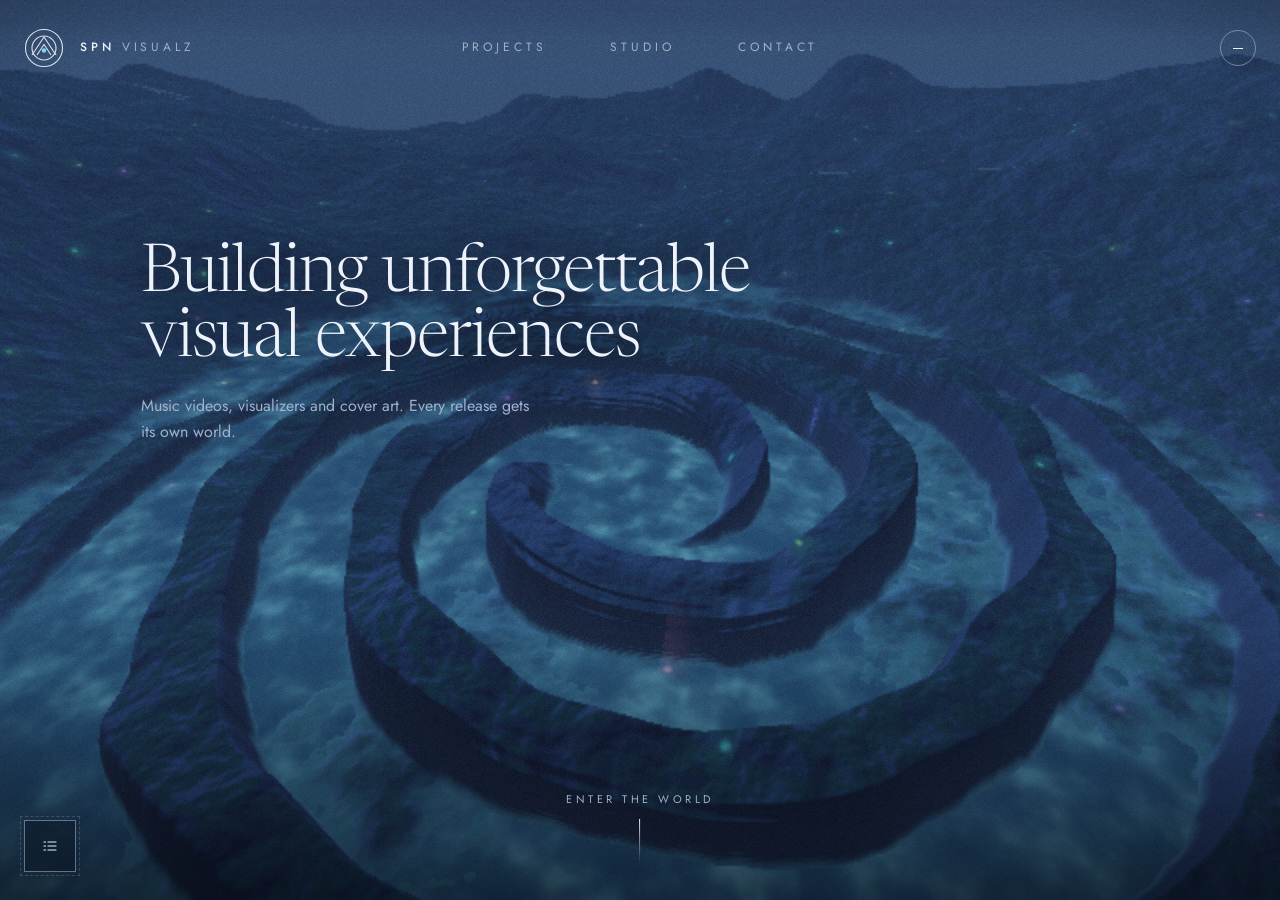
<file: spnvisualz/index.html>
<!doctype html>
<html lang="en">
<head>
<meta charset="utf-8">
<meta name="viewport" content="width=device-width, initial-scale=1, viewport-fit=cover">
<title>Spnvisualz</title>
<meta name="description" content="Spnvisualz builds unforgettable visual experiences: music videos, visualizers, cover art and short-form content.">
<meta name="theme-color" content="#060b16">
<link rel="preconnect" href="https://fonts.googleapis.com">
<link rel="preconnect" href="https://fonts.gstatic.com" crossorigin>
<link rel="stylesheet" href="https://fonts.googleapis.com/css2?family=Jost:wght@400;500&family=Newsreader:ital,opsz,wght@0,6..72,300;0,6..72,400;1,6..72,300&display=swap">
<link rel="stylesheet" href="css/styles.css">
</head>
<body>
<a class="skip" href="#stage">Skip to content</a>

<!-- The world: a live WebGL landscape. The fallback gradient shows if WebGL is unavailable. -->
<div class="world-fallback" aria-hidden="true"></div>
<canvas class="world" id="world" aria-hidden="true"></canvas>
<div class="veil" id="veil" aria-hidden="true"></div>

<header class="top">
  <a class="logo" href="#" id="logo" aria-label="Spnvisualz, back to start">
    <svg class="logo-mark" viewBox="0 0 40 40" aria-hidden="true">
      <circle cx="20" cy="20" r="18.5" />
      <circle cx="20" cy="20" r="12" />
      <path d="M8 27 L20 9 L32 27" />
      <path d="M13 27 L20 16.5 L27 27" />
      <circle cx="20" cy="22.5" r="2.2" class="logo-core" />
    </svg>
    <span class="logo-word">Spn<span>visualz</span></span>
  </a>

  <nav class="nav" aria-label="Main">
    <a href="#projects" data-open="projects">Projects</a>
    <a href="#studio" data-open="studio">Studio</a>
    <a href="#contact" data-open="contact">Contact</a>
  </nav>

  <button class="round" id="menu-btn" type="button" aria-label="Open menu" aria-haspopup="dialog">
    <span class="round-line"></span>
  </button>
</header>

<main class="stage" id="stage">
  <section class="intro" id="intro">
    <h1 class="intro-title">Building unforgettable<br>visual experiences</h1>
    <p class="intro-sub">Music videos, visualizers and cover art. Every release gets its own world.</p>
  </section>

  <section class="slide" id="slide" aria-live="polite" hidden>
    <p class="slide-client" id="slide-client"></p>
    <h2 class="slide-title" id="slide-title"></h2>
    <button class="frame-btn" id="view-btn" type="button">View project</button>
  </section>

  <button class="enter" id="enter-btn" type="button">
    <span>Enter the world</span>
    <span class="enter-line" aria-hidden="true"></span>
  </button>
</main>

<div class="corner corner-bl">
  <button class="square" id="index-btn" type="button" aria-label="All projects" data-open="projects">
    <svg viewBox="0 0 16 16" aria-hidden="true"><path d="M2 4h1.5M2 8h1.5M2 12h1.5M6 4h8M6 8h8M6 12h8" /></svg>
  </button>
</div>

<div class="corner corner-br" id="arrows" hidden>
  <span class="counter" id="counter" aria-hidden="true"></span>
  <button class="square" id="prev-btn" type="button" aria-label="Previous project">
    <svg viewBox="0 0 16 16" aria-hidden="true"><path d="M13 8H3M7 4L3 8l4 4" /></svg>
  </button>
  <button class="square" id="next-btn" type="button" aria-label="Next project">
    <svg viewBox="0 0 16 16" aria-hidden="true"><path d="M3 8h10M9 4l4 4-4 4" /></svg>
  </button>
</div>

<!-- Panels -->
<div class="panel" id="panel-menu" role="dialog" aria-modal="true" aria-label="Menu" hidden>
  <div class="panel-scroll">
    <div class="panel-inner panel-menu">
      <nav class="menu-links" aria-label="Menu">
        <a href="#projects" data-open="projects">Projects</a>
        <a href="#studio" data-open="studio">Studio</a>
        <a href="#contact" data-open="contact">Contact</a>
      </nav>
      <button class="text-btn" id="motion-btn" type="button" aria-pressed="false">Pause the world</button>
      <ul class="socials" data-socials></ul>
    </div>
  </div>
  <button class="round panel-close" type="button" data-close aria-label="Close menu"><span class="x"></span></button>
</div>

<div class="panel" id="panel-projects" role="dialog" aria-modal="true" aria-labelledby="projects-title" hidden>
  <div class="panel-scroll">
    <div class="panel-inner">
      <p class="label">Index</p>
      <h2 class="panel-title" id="projects-title">Projects</h2>
      <ol class="index" id="project-index"></ol>
    </div>
  </div>
  <button class="round panel-close" type="button" data-close aria-label="Close projects"><span class="x"></span></button>
</div>

<div class="panel" id="panel-project" role="dialog" aria-modal="true" aria-labelledby="detail-title" hidden>
  <div class="panel-scroll">
    <div class="panel-inner">
      <p class="label" id="detail-client"></p>
      <h2 class="panel-title" id="detail-title"></h2>
      <dl class="specs" id="detail-specs"></dl>
      <p class="panel-lede" id="detail-text"></p>
      <div class="detail-actions" id="detail-actions"></div>
    </div>
  </div>
  <button class="round panel-close" type="button" data-close aria-label="Close project"><span class="x"></span></button>
</div>

<div class="panel" id="panel-studio" role="dialog" aria-modal="true" aria-labelledby="studio-title" hidden>
  <div class="panel-scroll">
    <div class="panel-inner">
      <p class="label">Studio</p>
      <h2 class="panel-title" id="studio-title">Spnvisualz turns a song into a place you can step inside.</h2>
      <p class="panel-lede">The video, the loop, the cover and the cutdowns are built as one world, so a release looks the same everywhere it lands.</p>

      <h3 class="label section-label">Services</h3>
      <ul class="services">
        <li>
          <h4>Music videos</h4>
          <p>Performance, narrative and one-take pieces. Treatment, shoot, edit and colour grade, with a 16:9 master and vertical cutdowns.</p>
        </li>
        <li>
          <h4>Visualizers</h4>
          <p>Spotify Canvas loops (3–8 s, 9:16), lyric and audio-reactive videos, and loops for stage screens.</p>
        </li>
        <li>
          <h4>Cover art &amp; stills</h4>
          <p>Single and album artwork at 3000 × 3000 px, press photos and stills pulled from the shoot.</p>
        </li>
        <li>
          <h4>Brand &amp; social</h4>
          <p>Reels, TikTok and Shorts at 1080 × 1920, teasers, recaps and motion titles.</p>
        </li>
      </ul>

      <h3 class="label section-label">How a project runs</h3>
      <ol class="steps">
        <li><span>Brief</span>A short call about the track, the release plan and the budget.</li>
        <li><span>Treatment</span>A written concept with references, locations and a shot list. You approve it before anything is booked.</li>
        <li><span>Production</span>The shoot day, or build days for animated visuals.</li>
        <li><span>Delivery</span>Edit, colour grade and a review round, then the master and every cutdown you need.</li>
      </ol>

      <div class="detail-actions">
        <a class="frame-btn" href="#contact" data-open="contact">Start a project</a>
      </div>
    </div>
  </div>
  <button class="round panel-close" type="button" data-close aria-label="Close studio"><span class="x"></span></button>
</div>

<div class="panel" id="panel-contact" role="dialog" aria-modal="true" aria-labelledby="contact-title" hidden>
  <div class="panel-scroll">
    <div class="panel-inner">
      <p class="label">Contact</p>
      <h2 class="panel-title" id="contact-title">Start a project</h2>
      <p class="panel-lede">Tell Spnvisualz about the release: the song, the date and the feeling you want.</p>

      <form class="form" id="project-form" novalidate>
        <div class="field-row">
          <div class="field">
            <label for="f-name">Your name</label>
            <input id="f-name" name="name" type="text" autocomplete="name" required>
          </div>
          <div class="field">
            <label for="f-email">Email</label>
            <input id="f-email" name="email" type="email" autocomplete="email" required>
          </div>
        </div>
        <div class="field-row">
          <div class="field">
            <label for="f-artist">Artist or brand</label>
            <input id="f-artist" name="artist" type="text">
          </div>
          <div class="field">
            <label for="f-type">What do you need?</label>
            <select id="f-type" name="type">
              <option>Music video</option>
              <option>Visualizer or loop</option>
              <option>Cover art or photos</option>
              <option>Social content</option>
              <option>Full release package</option>
            </select>
          </div>
        </div>
        <div class="field-row">
          <div class="field">
            <label for="f-date">Release date</label>
            <input id="f-date" name="date" type="date">
          </div>
          <div class="field">
            <label for="f-budget">Budget <span class="opt">(optional)</span></label>
            <input id="f-budget" name="budget" type="text">
          </div>
        </div>
        <div class="field">
          <label for="f-message">About the project</label>
          <textarea id="f-message" name="message" rows="5" required placeholder="The song, the mood, references you love, links."></textarea>
        </div>
        <p class="form-error" id="form-error" role="alert" hidden></p>
        <button class="frame-btn" type="submit" id="form-submit">Send project details</button>
        <div class="form-result" id="form-result" hidden aria-live="polite"></div>
      </form>

      <ul class="socials" data-socials></ul>
    </div>
  </div>
  <button class="round panel-close" type="button" data-close aria-label="Close contact"><span class="x"></span></button>
</div>

<script src="js/config.js"></script>
<script src="js/world.js"></script>
<script src="js/main.js"></script>
</body>
</html>
</file>
<file: spnvisualz/css/styles.css>
/* Layout: one full-screen world. The landscape fills the window; the header, the caption
   and the corner controls float over it, and Projects / Studio / Contact open as misted panels. */
:root {
  --abyss: #060b16;                       /* deepest night, page ground */
  --deep: #0b1a2e;                        /* panel tint */
  --frost: #eef3fb;                       /* primary text */
  --haze: #9fb2cc;                        /* secondary text */
  --rule: rgba(214, 230, 255, 0.42);      /* hairlines and frames */
  --rule-soft: rgba(214, 230, 255, 0.18);
  --glow: #7fe9ff;                        /* cyan light from the world */

  --serif: "Newsreader", "Iowan Old Style", Georgia, "Times New Roman", serif;
  --sans: "Jost", "Futura", "Avenir Next", system-ui, sans-serif;

  --track: 0.32em;
  --edge-x-l: max(24px, calc(env(safe-area-inset-left, 0px) + 16px));
  --edge-x-r: max(24px, calc(env(safe-area-inset-right, 0px) + 16px));
  --edge-top: calc(env(safe-area-inset-top, 0px) + 28px);
  --edge-bottom: calc(env(safe-area-inset-bottom, 0px) + 28px);

  color-scheme: dark;
}

*, *::before, *::after { box-sizing: border-box; }
[hidden] { display: none !important; }

html, body { height: 100%; }
body {
  margin: 0;
  overflow: hidden;
  background: var(--abyss);
  color: var(--frost);
  font-family: var(--sans);
  font-size: 16px;
  line-height: 1.6;
  -webkit-font-smoothing: antialiased;
}
a { color: inherit; }
h1, h2, h3, h4, p { margin: 0; }
h1, h2 { text-wrap: balance; }
:focus-visible { outline: 1px solid var(--glow); outline-offset: 4px; }

.skip {
  position: fixed; left: 16px; top: -100px; z-index: 100;
  background: var(--frost); color: var(--abyss); padding: 8px 14px; text-decoration: none;
}
.skip:focus { top: calc(env(safe-area-inset-top, 0px) + 8px); }

/* ---------- World ---------- */
.world, .world-fallback, .veil { position: fixed; inset: 0; width: 100%; height: 100%; }
.world { display: block; opacity: 0; transition: opacity 1.6s ease; }
.world.is-ready { opacity: 1; }
.world-fallback {
  background:
    radial-gradient(40% 35% at 50% 42%, rgba(127, 233, 255, 0.22), transparent 70%),
    radial-gradient(80% 60% at 50% 100%, #10304a, transparent 70%),
    linear-gradient(#0d1d33, var(--abyss));
}
.veil {
  pointer-events: none;
  background:
    radial-gradient(120% 90% at 50% 45%, transparent 55%, rgba(3, 6, 14, 0.75) 100%),
    linear-gradient(to top, rgba(3, 6, 14, 0.55), transparent 32%);
}
.veil::after {
  content: "";
  position: absolute; inset: 0;
  background-image: var(--grain, none);
  background-size: 160px 160px;
  opacity: 0.045;
  mix-blend-mode: overlay;
}

/* ---------- Header ---------- */
.top {
  position: fixed; z-index: 20;
  top: 0; left: 0; right: 0;
  padding: var(--edge-top) var(--edge-x-r) 0 var(--edge-x-l);
  display: grid;
  grid-template-columns: 1fr auto 1fr;
  align-items: center;
  gap: 16px;
}
.logo {
  justify-self: start;
  display: inline-flex; align-items: center; gap: 16px;
  text-decoration: none;
}
.logo-mark { width: 40px; height: 40px; fill: none; stroke: var(--frost); stroke-width: 1.1; opacity: 0.9; }
.logo-core { fill: var(--glow); stroke: none; }
.logo-word {
  font-size: 12px; font-weight: 500; letter-spacing: var(--track); text-transform: uppercase;
}
.logo-word span { color: var(--haze); font-weight: 400; margin-left: 0.6em; }

.nav { display: flex; gap: clamp(32px, 5vw, 80px); }
.nav a {
  font-size: 12px; letter-spacing: var(--track); text-transform: uppercase;
  text-decoration: none; color: var(--haze);
  transition: color 0.3s ease;
}
.nav a:hover, .nav a[aria-current="true"] { color: var(--frost); }

.round {
  justify-self: end;
  width: 36px; height: 36px; border-radius: 50%;
  border: 1px solid var(--rule);
  background: transparent; color: var(--frost);
  display: grid; place-items: center;
  cursor: pointer;
  transition: border-color 0.3s ease, background-color 0.3s ease;
}
.round:hover { border-color: var(--frost); background: rgba(214, 230, 255, 0.06); }
.round-line { width: 10px; height: 1px; background: currentColor; }
.x { position: relative; width: 12px; height: 12px; }
.x::before, .x::after {
  content: ""; position: absolute; left: 0; top: 50%; width: 12px; height: 1px; background: currentColor;
}
.x::before { transform: rotate(45deg); }
.x::after { transform: rotate(-45deg); }

/* ---------- Stage ---------- */
.stage { position: fixed; inset: 0; z-index: 10; pointer-events: none; }
.stage > * { pointer-events: auto; }

.intro {
  position: absolute;
  left: max(var(--edge-x-l), 11vw);
  right: var(--edge-x-r);
  top: 27vh;
  display: flex; flex-direction: column; gap: 20px;
  max-width: 640px;
  transition: opacity 0.9s ease, transform 0.9s ease;
}
.intro-title {
  font-family: var(--serif);
  font-weight: 300;
  font-size: clamp(2.5rem, 5.2vw, 4.6rem);
  line-height: 0.98;
  letter-spacing: -0.015em;
  text-shadow: 0 2px 30px rgba(3, 6, 14, 0.5);
}
.intro-sub { color: var(--haze); max-width: 40ch; font-size: 1rem; }
.intro.is-gone { opacity: 0; transform: translateY(-12px); pointer-events: none; }

.slide {
  position: absolute;
  left: 50%;
  bottom: calc(var(--edge-bottom) + 4px);
  transform: translateX(-50%);
  width: min(100% - 2 * 140px, 720px);
  display: flex; flex-direction: column; align-items: center; gap: 10px;
  text-align: center;
}
.slide-client {
  font-size: 1.0625rem; letter-spacing: 0.04em; color: var(--haze);
  transition: opacity 0.6s ease, transform 0.6s ease;
}
.slide-title {
  font-family: var(--serif);
  font-weight: 400;
  font-size: clamp(2.25rem, 4vw, 3.4rem);
  line-height: 1.05;
  margin-bottom: 18px;
  text-shadow: 0 2px 30px rgba(3, 6, 14, 0.6);
  transition: opacity 0.6s ease 0.06s, transform 0.6s ease 0.06s;
}
.slide .frame-btn { transition: opacity 0.6s ease 0.12s, border-color 0.3s ease, background-color 0.3s ease; }
.slide.is-swapping .slide-client,
.slide.is-swapping .slide-title { opacity: 0; transform: translateY(10px); }
.slide.is-swapping .frame-btn { opacity: 0; }

/* Framed button: a fine solid frame with a dashed echo, like a viewfinder edge */
.frame-btn {
  position: relative;
  display: inline-flex; align-items: center; justify-content: center;
  min-height: 52px; padding: 0 34px;
  font-family: var(--sans); font-size: 12px; font-weight: 500;
  letter-spacing: var(--track); text-transform: uppercase; text-decoration: none;
  color: var(--frost);
  background: rgba(6, 11, 22, 0.35);
  border: 1px solid var(--rule);
  cursor: pointer;
  transition: border-color 0.3s ease, background-color 0.3s ease;
}
.frame-btn::after {
  content: ""; position: absolute; inset: -5px;
  border: 1px dashed var(--rule-soft);
  pointer-events: none;
}
.frame-btn:hover { border-color: var(--frost); background: rgba(214, 230, 255, 0.08); }
.frame-btn:disabled { opacity: 0.6; cursor: progress; }

.enter {
  position: absolute; left: 50%; bottom: calc(var(--edge-bottom) + 8px);
  transform: translateX(-50%);
  display: flex; flex-direction: column; align-items: center; gap: 12px;
  background: none; border: 0; color: var(--haze); cursor: pointer;
  font-family: var(--sans); font-size: 11px; letter-spacing: var(--track); text-transform: uppercase;
  transition: opacity 0.6s ease, color 0.3s ease;
}
.enter:hover { color: var(--frost); }
.enter-line { width: 1px; height: 44px; background: linear-gradient(var(--frost), transparent); animation: drip 2.4s ease-in-out infinite; transform-origin: top; }
@keyframes drip { 0% { transform: scaleY(0); } 50% { transform: scaleY(1); } 100% { transform: scaleY(1); opacity: 0; } }

/* ---------- Corners ---------- */
.corner {
  position: fixed; z-index: 15;
  bottom: var(--edge-bottom);
  display: flex; align-items: center; gap: 16px;
}
.corner-bl { left: var(--edge-x-l); }
.corner-br { right: var(--edge-x-r); }
.square {
  position: relative;
  width: 52px; height: 52px;
  display: grid; place-items: center;
  background: rgba(6, 11, 22, 0.3);
  border: 1px solid var(--rule);
  color: var(--frost);
  cursor: pointer;
  transition: border-color 0.3s ease, background-color 0.3s ease;
}
.square::after { content: ""; position: absolute; inset: -5px; border: 1px dashed var(--rule-soft); pointer-events: none; }
.corner-br .square::after { display: none; }
.square:hover { border-color: var(--frost); background: rgba(214, 230, 255, 0.08); }
.square svg { width: 16px; height: 16px; fill: none; stroke: currentColor; stroke-width: 1.2; stroke-linecap: round; stroke-linejoin: round; }
.counter {
  font-size: 11px; letter-spacing: 0.2em; color: var(--haze);
  font-variant-numeric: tabular-nums;
  margin-right: 8px;
}

/* ---------- Panels ---------- */
.panel {
  position: fixed; inset: 0; z-index: 40;
  background: rgba(6, 13, 26, 0.72);
  backdrop-filter: blur(22px) saturate(1.1);
  -webkit-backdrop-filter: blur(22px) saturate(1.1);
  animation: panel-in 0.5s ease both;
}
@keyframes panel-in { from { opacity: 0; } to { opacity: 1; } }
.panel-scroll {
  height: 100%;
  overflow-y: auto;
  -webkit-overflow-scrolling: touch;
  padding-left: max(16px, env(safe-area-inset-left, 0px));
  padding-right: max(16px, env(safe-area-inset-right, 0px));
}
.panel-inner {
  max-width: 760px;
  margin-inline: auto;
  padding-block: calc(var(--edge-top) + 84px) calc(var(--edge-bottom) + 60px);
  display: flex; flex-direction: column; gap: 22px;
  animation: rise 0.6s ease both;
}
@keyframes rise { from { transform: translateY(14px); opacity: 0; } to { transform: none; opacity: 1; } }
.panel-close {
  position: fixed;
  top: var(--edge-top);
  right: var(--edge-x-r);
  margin-top: 2px;
}
.label {
  font-size: 11px; letter-spacing: var(--track); text-transform: uppercase; color: var(--haze); font-weight: 500;
}
.panel-title {
  font-family: var(--serif); font-weight: 300;
  font-size: clamp(2.25rem, 5vw, 3.75rem);
  line-height: 1.04; letter-spacing: -0.01em;
}
.panel-lede { color: var(--haze); font-size: 1.125rem; max-width: 58ch; }
.section-label { margin-top: 30px; padding-bottom: 12px; border-bottom: 1px solid var(--rule-soft); }

.panel-menu { min-height: 100%; justify-content: center; align-items: center; text-align: center; gap: 40px; }
.menu-links { display: flex; flex-direction: column; gap: 6px; }
.menu-links a {
  font-family: var(--serif); font-weight: 300; font-size: clamp(2.5rem, 9vw, 4.5rem);
  line-height: 1.15; text-decoration: none; color: var(--frost);
  transition: color 0.3s ease;
}
.menu-links a:hover { color: var(--glow); }
.text-btn {
  background: none; border: 0; cursor: pointer; color: var(--haze);
  font-family: var(--sans); font-size: 11px; letter-spacing: var(--track); text-transform: uppercase;
  text-decoration: underline; text-underline-offset: 6px; text-decoration-color: var(--rule-soft);
}
.text-btn:hover { color: var(--frost); }

/* Project index */
.index { list-style: none; margin: 10px 0 0; padding: 0; border-top: 1px solid var(--rule-soft); }
.index button {
  width: 100%;
  display: grid;
  grid-template-columns: 2.5rem minmax(0, 1fr) auto;
  align-items: baseline;
  gap: 16px;
  padding: 20px 0;
  background: none; border: 0; border-bottom: 1px solid var(--rule-soft);
  color: var(--frost); text-align: left; cursor: pointer;
  font-family: var(--sans);
}
.index-num { font-size: 11px; letter-spacing: 0.2em; color: var(--haze); font-variant-numeric: tabular-nums; }
.index-main { min-width: 0; display: flex; flex-direction: column; gap: 2px; }
.index-title { font-family: var(--serif); font-size: clamp(1.5rem, 3vw, 2rem); font-weight: 300; line-height: 1.15; transition: color 0.3s ease; }
.index-client { color: var(--haze); font-size: 0.9375rem; }
.index-type { font-size: 11px; letter-spacing: 0.2em; text-transform: uppercase; color: var(--haze); white-space: nowrap; }
.index-dot { display: inline-block; width: 8px; height: 8px; border-radius: 50%; margin-right: 10px; box-shadow: 0 0 12px currentColor; background: currentColor; }
.index button:hover .index-title { color: var(--glow); }
.index button[aria-current="true"] .index-title { font-style: italic; }

/* Project detail */
.specs {
  display: grid; grid-template-columns: repeat(auto-fit, minmax(120px, 1fr));
  gap: 16px; margin: 6px 0 0;
  padding-block: 18px; border-block: 1px solid var(--rule-soft);
}
.specs div { display: flex; flex-direction: column; gap: 4px; min-width: 0; }
.specs dt { font-size: 11px; letter-spacing: 0.2em; text-transform: uppercase; color: var(--haze); }
.specs dd { margin: 0; font-family: var(--serif); font-size: 1.25rem; font-variant-numeric: tabular-nums; }
.detail-actions { display: flex; flex-wrap: wrap; gap: 20px; align-items: center; padding-top: 12px; }
.note { color: var(--haze); font-size: 0.9375rem; }

/* Studio */
.services { list-style: none; margin: 0; padding: 0; display: grid; grid-template-columns: repeat(2, minmax(0, 1fr)); gap: 28px 32px; }
.services h4 { font-family: var(--serif); font-weight: 400; font-size: 1.5rem; line-height: 1.2; margin-bottom: 6px; }
.services p { color: var(--haze); }
.steps { list-style: none; margin: 0; padding: 0; display: flex; flex-direction: column; }
.steps li {
  display: grid; grid-template-columns: 9rem minmax(0, 1fr); gap: 16px;
  padding: 16px 0; border-bottom: 1px solid var(--rule-soft); color: var(--haze);
}
.steps span { font-family: var(--serif); font-size: 1.25rem; color: var(--frost); line-height: 1.3; }

/* Contact form */
.form { display: flex; flex-direction: column; gap: 20px; margin-top: 10px; }
.field-row { display: grid; grid-template-columns: repeat(2, minmax(0, 1fr)); gap: 20px; }
.field { display: flex; flex-direction: column; gap: 6px; min-width: 0; }
.field label { font-size: 11px; letter-spacing: 0.2em; text-transform: uppercase; color: var(--haze); font-weight: 500; }
.opt { text-transform: none; letter-spacing: 0; }
.field input, .field select, .field textarea {
  width: 100%;
  font: inherit; font-size: 1rem; color: var(--frost);
  background: rgba(6, 11, 22, 0.4);
  border: 0; border-bottom: 1px solid var(--rule);
  border-radius: 0;
  padding: 10px 2px;
  min-height: 46px;
}
.field select { padding-right: 24px; }
.field select option { background: var(--deep); color: var(--frost); }
.field textarea { resize: vertical; min-height: 120px; border: 1px solid var(--rule-soft); padding: 12px; }
.field input::placeholder, .field textarea::placeholder { color: rgba(159, 178, 204, 0.6); }
.field input:focus, .field select:focus, .field textarea:focus { outline: none; border-color: var(--glow); }
.field [aria-invalid="true"] { border-color: #ff9f9f; }
.form .frame-btn { align-self: flex-start; margin-top: 6px; }
.form-error { color: #ffb4b4; font-size: 0.9375rem; }
.form-result {
  display: flex; flex-direction: column; gap: 12px;
  padding: 18px; border: 1px dashed var(--rule);
  font-size: 0.9375rem;
}
.form-result pre {
  margin: 0; white-space: pre-wrap; word-break: break-word;
  font-family: var(--sans); color: var(--haze);
  max-height: 220px; overflow: auto;
}
.socials { list-style: none; margin: 10px 0 0; padding: 0; display: flex; flex-wrap: wrap; gap: 12px 28px; }
.socials:empty { display: none; }
.socials a {
  font-size: 11px; letter-spacing: var(--track); text-transform: uppercase; text-decoration: none; color: var(--haze);
}
.socials a:hover { color: var(--frost); }

/* ---------- Small screens ---------- */
@media (max-width: 820px) {
  .top { grid-template-columns: 1fr auto; }
  .nav { display: none; }
  .logo-mark { width: 34px; height: 34px; }
  .logo-word { font-size: 11px; }
  .intro { top: 22vh; left: var(--edge-x-l); }
  .slide { width: auto; left: var(--edge-x-l); right: var(--edge-x-r); transform: none; bottom: calc(var(--edge-bottom) + 84px); }
  .services { grid-template-columns: minmax(0, 1fr); }
  .steps li { grid-template-columns: minmax(0, 1fr); gap: 4px; }
}
@media (max-width: 560px) {
  :root { --edge-x-l: max(16px, env(safe-area-inset-left, 0px)); --edge-x-r: max(16px, env(safe-area-inset-right, 0px)); --edge-top: calc(env(safe-area-inset-top, 0px) + 18px); --edge-bottom: calc(env(safe-area-inset-bottom, 0px) + 18px); }
  .field-row { grid-template-columns: minmax(0, 1fr); }
  .square { width: 46px; height: 46px; }
  .counter { display: none; }
}

@media (prefers-reduced-motion: reduce) {
  .world, .intro, .slide-client, .slide-title, .slide .frame-btn, .enter { transition: none; }
  .enter-line, .panel, .panel-inner { animation: none; }
}
</file>
